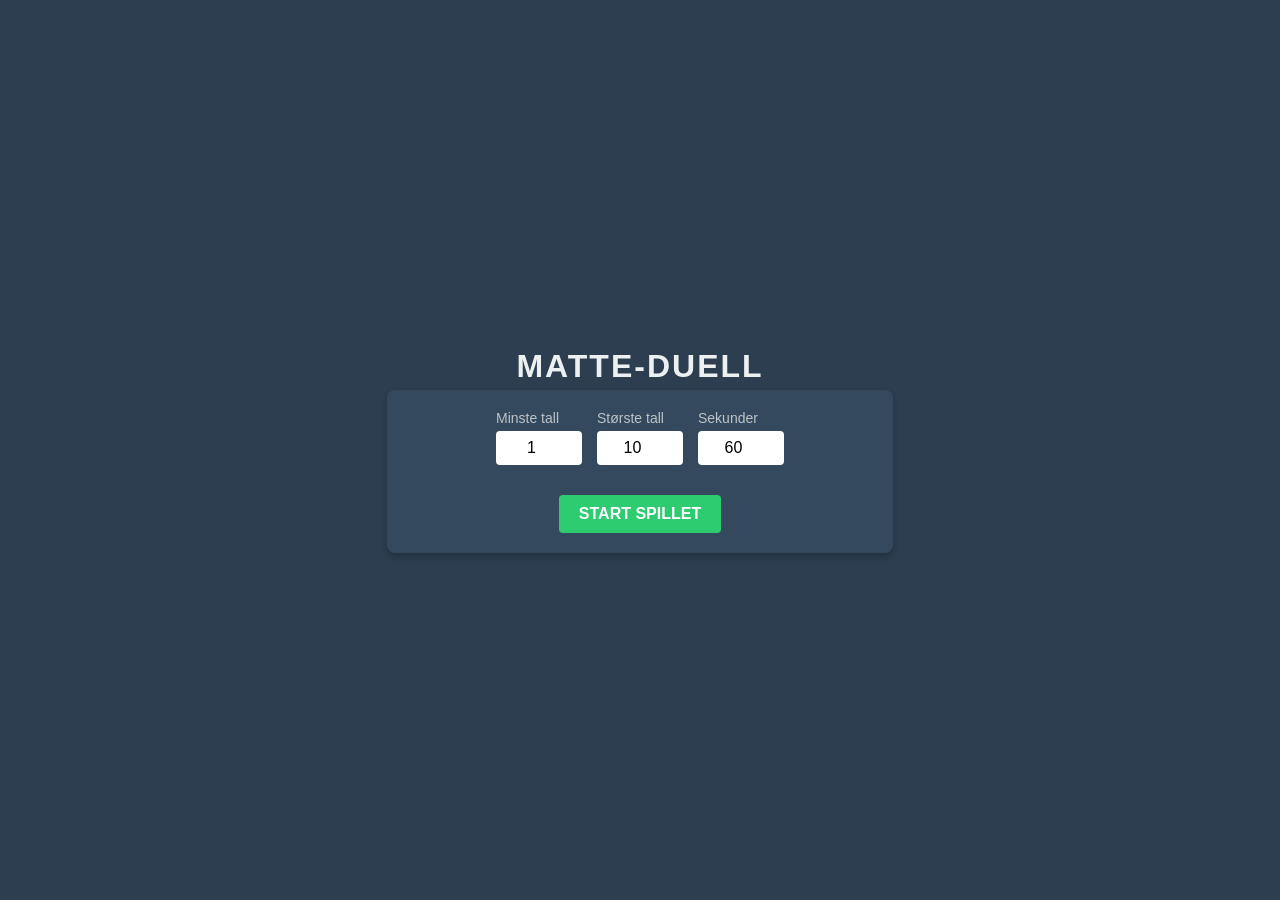
<file: index.html>
<!DOCTYPE html>
<html lang="no">
<head>
    <meta charset="UTF-8">
    <meta name="viewport" content="width=device-width, initial-scale=1.0">
    <title>Matte-duell med Sjakklokke</title>
    <style>
        body {
            font-family: 'Segoe UI', Tahoma, Geneva, Verdana, sans-serif;
            background-color: #2c3e50;
            color: #ecf0f1;
            display: flex;
            flex-direction: column;
            align-items: center;
            justify-content: center;
            min-height: 100vh;
            margin: 0;
            padding: 20px;
            box-sizing: border-box;
        }

        h1 {
            margin-bottom: 5px;
            letter-spacing: 2px;
        }

        /* Innstillinger panel */
        .setup-panel {
            background-color: #34495e;
            padding: 20px;
            border-radius: 8px;
            box-shadow: 0 4px 6px rgba(0,0,0,0.2);
            margin-bottom: 20px;
            display: flex;
            flex-wrap: wrap;
            gap: 15px;
            justify-content: center;
            align-items: center;
        }

        .input-group {
            display: flex;
            flex-direction: column;
            font-size: 14px;
        }

        .input-group label {
            margin-bottom: 5px;
            color: #bdc3c7;
        }

        .input-group input {
            padding: 8px;
            border-radius: 4px;
            border: none;
            width: 70px;
            font-size: 16px;
            text-align: center;
        }

        button {
            padding: 10px 20px;
            font-size: 16px;
            font-weight: bold;
            background-color: #2ecc71;
            color: white;
            border: none;
            border-radius: 4px;
            cursor: pointer;
            transition: background 0.2s;
            margin-top: 15px;
        }

        button:hover {
            background-color: #27ae60;
        }

        /* Spillområde */
        .game-area {
            display: none;
            width: 100%;
            max-width: 500px;
            flex-direction: column;
            align-items: center;
        }

        /* Sjakklokkene */
        .clocks-container {
            display: flex;
            width: 100%;
            gap: 20px;
            margin-bottom: 30px;
        }

        .clock {
            flex: 1;
            padding: 20px;
            border-radius: 8px;
            text-align: center;
            font-family: 'Courier New', Courier, monospace;
            font-size: 24px;
            font-weight: bold;
            background-color: #e74c3c;
            color: white;
            box-shadow: 0 4px 6px rgba(0,0,0,0.1);
            transition: background-color 0.2s, transform 0.1s;
        }

        .clock.active {
            background-color: #2ecc71;
            transform: scale(1.05);
            box-shadow: 0 8px 12px rgba(46, 204, 113, 0.4);
        }

        .clock-label {
            font-size: 14px;
            text-transform: uppercase;
            letter-spacing: 1px;
            margin-bottom: 5px;
            opacity: 0.8;
        }

        /* Oppgave og input */
        .task-display {
            font-size: 42px;
            font-weight: bold;
            color: #f1c40f;
            margin-bottom: 10px;
        }

        .turn-display {
            font-size: 16px;
            font-style: italic;
            color: #bdc3c7;
            margin-bottom: 20px;
        }

        .answer-input {
            font-size: 28px;
            padding: 10px;
            width: 150px;
            text-align: center;
            border-radius: 8px;
            border: 3px solid #34495e;
            background-color: #ecf0f1;
            color: #2c3e50;
        }

        .answer-input:focus {
            outline: none;
            border-color: #f1c40f;
        }
    </style>
</head>
<body>

    <h1>MATTE-DUELL</h1>
    
    <!-- Innstillinger -->
    <div class="setup-panel" id="setupPanel">
        <div class="input-group">
            <label for="minNum">Minste tall</label>
            <input type="number" id="minNum" value="1">
        </div>
        <div class="input-group">
            <label for="maxNum">Største tall</label>
            <input type="number" id="maxNum" value="10">
        </div>
        <div class="input-group">
            <label for="gameTime">Sekunder</label>
            <input type="number" id="gameTime" value="60">
        </div>
        <div style="width: 100%; text-align: center;">
            <button onclick="startGame()">START SPILLET</button>
        </div>
    </div>

    <!-- Spillområde -->
    <div class="game-area" id="gameArea">
        <div class="clocks-container">
            <div class="clock" id="clock0">
                <div class="clock-label">Spiller 1</div>
                <span id="time0">60.0</span>s
            </div>
            <div class="clock" id="clock1">
                <div class="clock-label">Spiller 2</div>
                <span id="time1">60.0</span>s
            </div>
        </div>

        <div class="task-display" id="taskDisplay">0 x 0 = ?</div>
        <div class="turn-display" id="turnDisplay">Gjør deg klar...</div>
        
        <input type="number" class="answer-input" id="answerInput" placeholder="Svar..." autocomplete="off">
    </div>

    <script>
        // Spillvariabler
        let playerTimes = [60.0, 60.0];
        let activePlayer = 0; 
        let isGameActive = false;
        let currentAnswer = 0;
        let minNum = 1;
        let maxNum = 10;
        let timerInterval = null;

        const answerInput = document.getElementById('answerInput');

        // Lyssne etter Enter-tast i svarfeltet
        answerInput.addEventListener('keydown', function(event) {
            if (event.key === 'Enter') {
                checkAnswer();
            }
        });

        function startGame() {
            minNum = parseInt(document.getElementById('minNum').value);
            maxNum = parseInt(document.getElementById('maxNum').value);
            const startTime = parseFloat(document.getElementById('gameTime').value);

            if (isNaN(minNum) || isNaN(maxNum) || isNaN(startTime) || minNum > maxNum || startTime <= 0) {
                alert("Vennligst oppgi gyldige tall og tider.");
                return;
            }

            // Nullstill spilltilstand
            playerTimes = [startTime, startTime];
            activePlayer = Math.floor(Math.random() * 2); // Tilfeldig hvem som starter
            isGameActive = true;

            // Oppdater grensesnitt
            document.getElementById('setupPanel').style.display = 'none';
            document.getElementById('gameArea').style.display = 'flex';
            
            answerInput.value = '';
            
            // Liten forsinkelse for å sikre at feltet er synlig før det fokuseres
            setTimeout(() => {
                answerInput.focus();
            }, 50);

            updateClockDisplay();
            generateTask();

            // Start nedtelling (kjører hvert 100. millisekund)
            if (timerInterval) clearInterval(timerInterval);
            timerInterval = setInterval(updateTime, 100);
        }

        function generateTask() {
            const num1 = Math.floor(Math.random() * (maxNum - minNum + 1)) + minNum;
            const num2 = Math.floor(Math.random() * (maxNum - minNum + 1)) + minNum;
            currentAnswer = num1 * num2;

            document.getElementById('taskDisplay').textContent = `${num1}  x  ${num2}  =  ?`;
            document.getElementById('turnDisplay').textContent = `Det er SPILLER ${activePlayer + 1} som må svare!`;
            
            updateClockDisplay();
        }

        function checkAnswer() {
            if (!isGameActive) return;

            const userAnswer = parseInt(answerInput.value);
            if (isNaN(userAnswer)) return;

            if (userAnswer === currentAnswer) {
                // RIKTIG SVAR: Bytt aktiv spiller umiddelbart
                activePlayer = activePlayer === 0 ? 1 : 0;
                answerInput.value = '';
                generateTask();
            } else {
                // FEIL SVAR: Tøm feltet, tiden fortsetter å løpe
                answerInput.value = '';
            }
        }

        function updateTime() {
            if (!isGameActive) return;

            // Trekk fra 0.1 sekund fra den aktive spilleren
            playerTimes[activePlayer] -= 0.1;

            // Sjekk om tiden har gått ut
            if (playerTimes[activePlayer] <= 0) {
                playerTimes[activePlayer] = 0;
                isGameActive = false;
                clearInterval(timerInterval);
                updateClockDisplay();

                const winner = activePlayer === 0 ? 2 : 1;
                
                setTimeout(() => {
                    alert(`Tiden er ute!\n\nSpiller ${activePlayer + 1} gikk tom for tid.\nSpiller ${winner} VINNER DUELLEN! 🏆`);
                    document.getElementById('setupPanel').style.display = 'flex';
                    document.getElementById('gameArea').style.display = 'none';
                }, 50);
                return;
            }

            updateClockDisplay();
        }

        function updateClockDisplay() {
            // FIKSET: Lagt til riktige indekser [0] og [1] for spillerne
            document.getElementById('time0').textContent = playerTimes[0].toFixed(1);
            document.getElementById('time1').textContent = playerTimes[1].toFixed(1);

            const clock0 = document.getElementById('clock0');
            const clock1 = document.getElementById('clock1');

            if (activePlayer === 0) {
                clock0.classList.add('active');
                clock1.classList.remove('active');
            } else {
                clock0.classList.remove('active');
                clock1.classList.add('active');
            }
        }
</file>
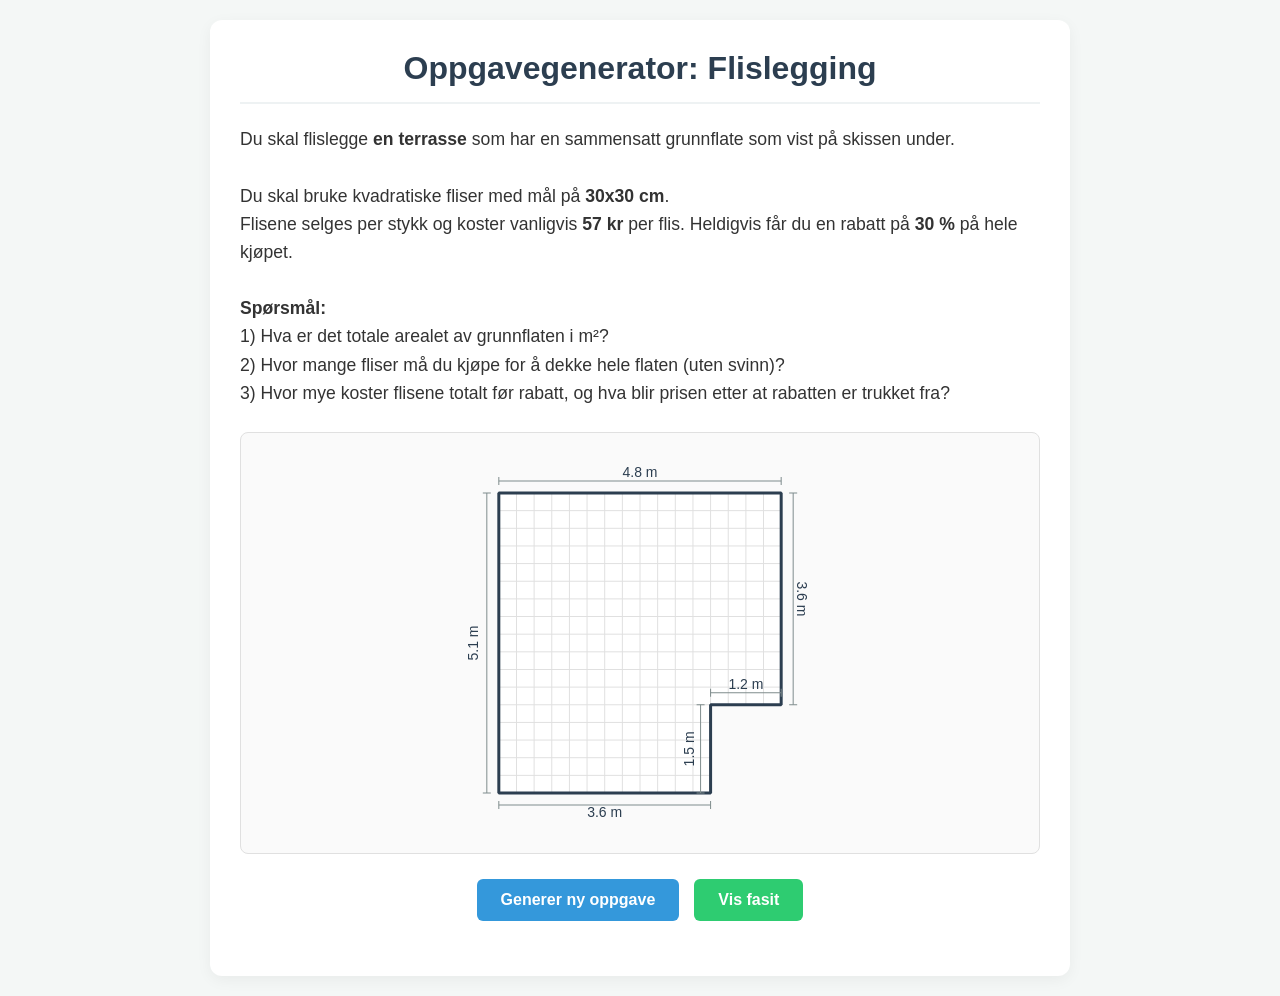
<file: script.html>
<!DOCTYPE html>
<html lang="no">
<head>
    <meta charset="UTF-8">
    <meta name="viewport" content="width=device-width, initial-scale=1.0">
    <title>Oppgavegenerator: Flislegging</title>
    <style>
        body {
            font-family: 'Segoe UI', Tahoma, Geneva, Verdana, sans-serif;
            background-color: #f4f7f6;
            color: #333;
            margin: 0;
            padding: 20px;
            display: flex;
            flex-direction: column;
            align-items: center;
        }
        .container {
            max-width: 800px;
            width: 100%;
            background: white;
            padding: 30px;
            border-radius: 12px;
            box-shadow: 0 4px 15px rgba(0,0,0,0.05);
        }
        h1 {
            color: #2c3e50;
            margin-top: 0;
            text-align: center;
            border-bottom: 2px solid #eef2f3;
            padding-bottom: 15px;
        }
        .intro {
            font-size: 1.1em;
            line-height: 1.6;
            margin-bottom: 25px;
        }
        .canvas-container {
            display: flex;
            justify-content: center;
            margin: 25px 0;
            background: #fafafa;
            border: 1px solid #e0e0e0;
            border-radius: 8px;
            padding: 10px;
        }
        canvas {
            max-width: 100%;
            height: auto;
        }
        .button-group {
            display: flex;
            gap: 15px;
            justify-content: center;
            margin-bottom: 25px;
        }
        button {
            padding: 12px 24px;
            font-size: 1em;
            font-weight: 600;
            border: none;
            border-radius: 6px;
            cursor: pointer;
            transition: background 0.2s, transform 0.1s;
        }
        button:active {
            transform: scale(0.98);
        }
        .btn-generate {
            background-color: #3498db;
            color: white;
        }
        .btn-generate:hover {
            background-color: #2980b9;
        }
        .btn-answer {
            background-color: #2ecc71;
            color: white;
        }
        .btn-answer:hover {
            background-color: #27ae60;
        }
        .fasit-section {
            background-color: #f9f9f9;
            border-left: 5px solid #2ecc71;
            padding: 20px;
            border-radius: 4px;
            margin-top: 20px;
        }
        .fasit-section h3 {
            margin-top: 0;
            color: #27ae60;
        }
        .hidden {
            display: none;
        }
        ul {
            padding-left: 20px;
            line-height: 1.6;
        }
        li {
            margin-bottom: 8px;
        }
        .highlight {
            font-weight: bold;
            color: #2c3e50;
        }
    </style>
</head>
<body>

<div class="container">
    <h1>Oppgavegenerator: Flislegging</h1>
    
    <div id="oppgave-tekst" class="intro">
        Laster oppgave...
    </div>

    <div class="canvas-container">
        <canvas id="skisseCanvas" width="500" height="400"></canvas>
    </div>

    <div class="button-group">
        <button class="btn-generate" onclick="genererOppgave()">Generer ny oppgave</button>
        <button class="btn-answer" id="fasitKnapp" onclick="toggleFasit()">Vis fasit</button>
    </div>

    <div id="fasit" class="fasit-section hidden">
        <h3>Fasit</h3>
        <div id="fasit-tekst"></div>
    </div>
</div>

<script>
    let gjeldendeOppgave = {};

    function tilfeldigHeltall(min, max) {
        return Math.floor(Math.random() * (max - min + 1)) + min;
    }

    function genererOppgave() {
        // Skjul fasit med en gang en ny oppgave genereres
        document.getElementById('fasit').classList.add('hidden');
        document.getElementById('fasitKnapp').innerText = "Vis fasit";

        // Velg type areal
        const typer = ["et bad", "en terrasse"];
        const type = typer[tilfeldigHeltall(0, 1)];

        // Velg flisestørrelse i meter (0.2m, 0.3m, 0.4m, 0.5m)
        const flisStorrelser = [0.2, 0.3, 0.4, 0.5];
        const flisMål = flisStorrelser[tilfeldigHeltall(0, flisStorrelser.length - 1)];

        // Lag en L-form basert på antall fliser langs hver kant
        // Vi har et stort rektangel (W x H) og kutter ut en bit (w_cut x h_cut) nede til høyre
        // Dette gir en sammensatt L-form.
        
        const fliserW = tilfeldigHeltall(12, 20);
        const fliserH = tilfeldigHeltall(12, 20);
        const fliserW_cut = tilfeldigHeltall(4, Math.floor(fliserW * 0.5));
        const fliserH_cut = tilfeldigHeltall(4, Math.floor(fliserH * 0.5));

        // Regn ut reelle mål i meter
        const A = Number((fliserW * flisMål).toFixed(1));
        const B = Number((fliserH * flisMål).toFixed(1));
        const C = Number(((fliserW - fliserW_cut) * flisMål).toFixed(1));
        const D = Number((fliserH_cut * flisMål).toFixed(1));
        const E = Number((fliserW_cut * flisMål).toFixed(1));
        const F = Number(((fliserH - fliserH_cut) * flisMål).toFixed(1));

        // Økonomi
        const flisPris = tilfeldigHeltall(25, 85); // Pris per flis i kr
        const rabattProsent = tilfeldigHeltall(3, 7) * 5; // 15%, 20%, 25%, 30%, 35%

        // Beregninger for fasit
        // Areal = totalt areal - utkutte areal
        const totalAreal = Number((A * B - E * D).toFixed(2));
        
        // Antall fliser totalt
        const antallFliser = (fliserW * fliserH) - (fliserW_cut * fliserH_cut);
        
        const prisFørRabatt = antallFliser * flisPris;
        const rabattSum = (prisFørRabatt * rabattProsent) / 100;
        const prisEtterRabatt = prisFørRabatt - rabattSum;

        gjeldendeOppgave = {
            type, flisMål, A, B, C, D, E, F, flisPris, rabattProsent,
            totalAreal, antallFliser, prisFørRabatt, rabattSum, prisEtterRabatt,
            fliserW, fliserH, fliserW_cut, fliserH_cut
        };

        // Oppdater tekst
        document.getElementById('oppgave-tekst').innerHTML = `
            Du skal flislegge <strong>${type}</strong> som har en sammensatt grunnflate som vist på skissen under. <br><br>
            Du skal bruke kvadratiske fliser med mål på <strong>${Math.round(flisMål*100)}x${Math.round(flisMål*100)} cm</strong>.<br>
            Flisene selges per stykk og koster vanligvis <strong>${flisPris} kr</strong> per flis. 
            Heldigvis får du en rabatt på <strong>${rabattProsent} %</strong> på hele kjøpet.<br><br>
            <strong>Spørsmål:</strong><br>
            1) Hva er det totale arealet av grunnflaten i m²?<br>
            2) Hvor mange fliser må du kjøpe for å dekke hele flaten (uten svinn)?<br>
            3) Hvor mye koster flisene totalt før rabatt, og hva blir prisen etter at rabatten er trukket fra?
        `;

        tegnSkisse();
    }

    function toggleFasit() {
        const fasitDiv = document.getElementById('fasit');
        const knapp = document.getElementById('fasitKnapp');
        
        if (fasitDiv.classList.contains('hidden')) {
            // Generer fasit-tekst
            const o = gjeldendeOppgave;
            document.getElementById('fasit-tekst').innerHTML = `
                <ul>
                    <li><span class="highlight">1) Totalt areal:</span> Grunnflaten kan deles inn i to rektangler.<br>
                        F.eks. Rektangel 1: ${o.C} m × ${o.B} m = ${(o.C * o.B).toFixed(2)} m².<br>
                        Rektangel 2: ${o.E} m × ${o.F} m = ${(o.E * o.F).toFixed(2)} m².<br>
                        Totalt areal = <strong>${o.totalAreal} m²</strong>.
                    </li>
                    <li><span class="highlight">2) Antall fliser:</span> <br>
                        En flis på ${Math.round(o.flisMål*100)}x${Math.round(o.flisMål*100)} cm har et areal på ${(o.flisMål * o.flisMål).toFixed(4)} m².<br>
                        Antall fliser: ${o.totalAreal} m² / ${(o.flisMål * o.flisMål).toFixed(4)} m² = <strong>${o.antallFliser} stk.</strong>
                    </li>
                    <li><span class="highlight">3) Prisberegning:</span><br>
                        Pris før rabatt: ${o.antallFliser} stk × ${o.flisPris} kr = <strong>${o.prisFørRabatt.toLocaleString('no-NO')} kr</strong>.<br>
                        Rabatt (${o.rabattProsent} %): ${o.prisFørRabatt.toLocaleString('no-NO')} kr × ${o.rabattProsent}/100 = ${o.rabattSum.toLocaleString('no-NO')} kr.<br>
                        Pris å betale etter rabatt: <strong>${o.prisEtterRabatt.toLocaleString('no-NO')} kr</strong>.
                    </li>
                </ul>
            `;
            fasitDiv.classList.remove('hidden');
            knapp.innerText = "Skjul fasit";
        } else {
            fasitDiv.classList.add('hidden');
            knapp.innerText = "Vis fasit";
        }
    }

    function tegnSkisse() {
        const canvas = document.getElementById('skisseCanvas');
        const ctx = canvas.getContext('2d');
        ctx.clearRect(0, 0, canvas.width, canvas.height);

        const o = gjeldendeOppgave;

        // Bestem skaleringsfaktor og marginer
        const margin = 50;
        const tilgjengeligBredde = canvas.width - 2 * margin;
        const tilgjengeligHøyde = canvas.height - 2 * margin;

        const skalaX = tilgjengeligBredde / o.fliserW;
        const skalaY = tilgjengeligHøyde / o.fliserH;
        const skala = Math.min(skalaX, skalaY);

        // Startpunkt (øverst til venstre)
        const startX = margin + (tilgjengeligBredde - o.fliserW * skala) / 2;
        const startY = margin + (tilgjengeligHøyde - o.fliserH * skala) / 2;

        // Punkter for L-formen (klokken rundt fra øverst til venstre)
        // Vi bygger formen: Toppkant, Høyre-topp-kant, Inn-kant-horisontal, Ned-kant-vertikal, Bunn-kant, Venstre-kant
        const p1 = { x: startX, y: startY }; // Topp-venstre
        const p2 = { x: startX + o.fliserW * skala, y: startY }; // Topp-høyre
        const p3 = { x: startX + o.fliserW * skala, y: startY + (o.fliserH - o.fliserH_cut) * skala };
        const p4 = { x: startX + (o.fliserW - o.fliserW_cut) * skala, y: startY + (o.fliserH - o.fliserH_cut) * skala };
        const p5 = { x: startX + (o.fliserW - o.fliserW_cut) * skala, y: startY + o.fliserH * skala };
        const p6 = { x: startX, y: startY + o.fliserH * skala };

        // Tegn flise-rutenett (svakt i bakgrunnen)
        ctx.strokeStyle = "#e8e8e8";
        ctx.lineWidth = 1;
        
        // Vertikale striper
        for (let i = 0; i <= o.fliserW; i++) {
            let x = startX + i * skala;
            for (let j = 0; j <= o.fliserH; j++) {
                let y = startY + j * skala;
                // Sjekk om punktet er inni L-formen
                if (i <= (o.fliserW - o.fliserW_cut) || j <= (o.fliserH - o.fliserH_cut)) {
                    // Tegn linjebiter hvis aktuelt
                }
            }
        }

        // Enklere måte å tegne rutenett på: Klipp ut L-formen og tegn rutenett inni
        ctx.save();
        ctx.beginPath();
        ctx.moveTo(p1.x, p1.y);
        ctx.lineTo(p2.x, p2.y);
        ctx.lineTo(p3.x, p3.y);
        ctx.lineTo(p4.x, p4.y);
        ctx.lineTo(p5.x, p5.y);
        ctx.lineTo(p6.x, p6.y);
        ctx.closePath();
        ctx.clip();

        ctx.fillStyle = "#ffffff";
        ctx.fill();

        ctx.strokeStyle = "#e0e0e0";
        for (let i = 0; i <= o.fliserW; i++) {
            ctx.beginPath();
            ctx.moveTo(startX + i * skala, startY);
            ctx.lineTo(startX + i * skala, startY + o.fliserH * skala);
            ctx.stroke();
        }
        for (let j = 0; j <= o.fliserH; j++) {
            ctx.beginPath();
            ctx.moveTo(startX, startY + j * skala);
            ctx.lineTo(startX + o.fliserW * skala, startY + j * skala);
            ctx.stroke();
        }
        ctx.restore();

        // Tegn tykk ytterlinje for L-formen
        ctx.strokeStyle = "#2c3e50";
        ctx.lineWidth = 3;
        ctx.lineJoin = "bevel";
        ctx.beginPath();
        ctx.moveTo(p1.x, p1.y);
        ctx.lineTo(p2.x, p2.y);
        ctx.lineTo(p3.x, p3.y);
        ctx.lineTo(p4.x, p4.y);
        ctx.lineTo(p5.x, p5.y);
        ctx.lineTo(p6.x, p6.y);
        ctx.closePath();
        ctx.stroke();

        // Sett på mållinjer og tekst
        ctx.fillStyle = "#2c3e50";
        ctx.font = "14px 'Segoe UI', sans-serif";
        ctx.textAlign = "center";
        ctx.textBaseline = "middle";

        // Mål A (Toppvegg full bredde)
        ctx.fillText(`${o.A} m`, startX + (o.fliserW * skala) / 2, startY - 20);
        tegnPil(ctx, startX, startY - 12, startX + o.fliserW * skala, startY - 12);

        // Mål B (Venstrevegg full høyde)
        ctx.save();
        ctx.translate(startX - 25, startY + (o.fliserH * skala) / 2);
        ctx.rotate(-Math.PI / 2);
        ctx.fillText(`${o.B} m`, 0, 0);
        ctx.restore();
        tegnPil(ctx, startX - 12, startY + o.fliserH * skala, startX - 12, startY);

        // Mål C (Bunnvegg venstre del)
        ctx.fillText(`${o.C} m`, startX + ((o.fliserW - o.fliserW_cut) * skala) / 2, startY + o.fliserH * skala + 20);
        tegnPil(ctx, startX, startY + o.fliserH * skala + 12, startX + (o.fliserW - o.fliserW_cut) * skala, startY + o.fliserH * skala + 12);

        // Mål D (Innhukksvegg vertikal)
        ctx.save();
        ctx.translate(startX + (o.fliserW - o.fliserW_cut) * skala - 20, startY + (o.fliserH - o.fliserH_cut / 2) * skala);
        ctx.rotate(-Math.PI / 2);
        ctx.fillText(`${o.D} m`, 0, 0);
        ctx.restore();
        tegnPil(ctx, startX + (o.fliserW - o.fliserW_cut) * skala - 10, startY + (o.fliserH - o.fliserH_cut) * skala, startX + (o.fliserW - o.fliserW_cut) * skala - 10, startY + o.fliserH * skala);

        // Mål E (Innhukksvegg horisontal)
        ctx.fillText(`${o.E} m`, startX + (o.fliserW - o.fliserW_cut / 2) * skala, startY + (o.fliserH - o.fliserH_cut) * skala - 20);
        tegnPil(ctx, startX + (o.fliserW - o.fliserW_cut) * skala, startY + (o.fliserH - o.fliserH_cut) * skala - 12, startX + o.fliserW * skala, startY + (o.fliserH - o.fliserH_cut) * skala - 12);

        // Mål F (Høyre vegg toppdel)
        ctx.save();
        ctx.translate(startX + o.fliserW * skala + 20, startY + ((o.fliserH - o.fliserH_cut) * skala) / 2);
        ctx.rotate(Math.PI / 2);
        ctx.fillText(`${o.F} m`, 0, 0);
        ctx.restore();
        tegnPil(ctx, startX + o.fliserW * skala + 12, startY, startX + o.fliserW * skala + 12, startY + (o.fliserH - o.fliserH_cut) * skala);
    }

    function tegnPil(ctx, x1, y1, x2, y2) {
        ctx.strokeStyle = "#7f8c8d";
        ctx.lineWidth = 1;
        ctx.beginPath();
        ctx.moveTo(x1, y1);
        ctx.lineTo(x2, y2);
        ctx.stroke();

        // Tegn små endestreker i stedet for piler for renere arkitektuttrykk
        ctx.beginPath();
        if (x1 === x2) { // Vertikal linje
            ctx.moveTo(x1 - 4, y1); ctx.lineTo(x1 + 4, y1);
            ctx.moveTo(x2 - 4, y2); ctx.lineTo(x2 + 4, y2);
        } else { // Horisontal linje
            ctx.moveTo(x1, y1 - 4); ctx.lineTo(x1, y1 + 4);
            ctx.moveTo(x2, y2 - 4); ctx.lineTo(x2, y2 + 4);
        }
        ctx.stroke();
    }

    // Start programmet
    genererOppgave();
</script>

</body>
</html>
</file>
